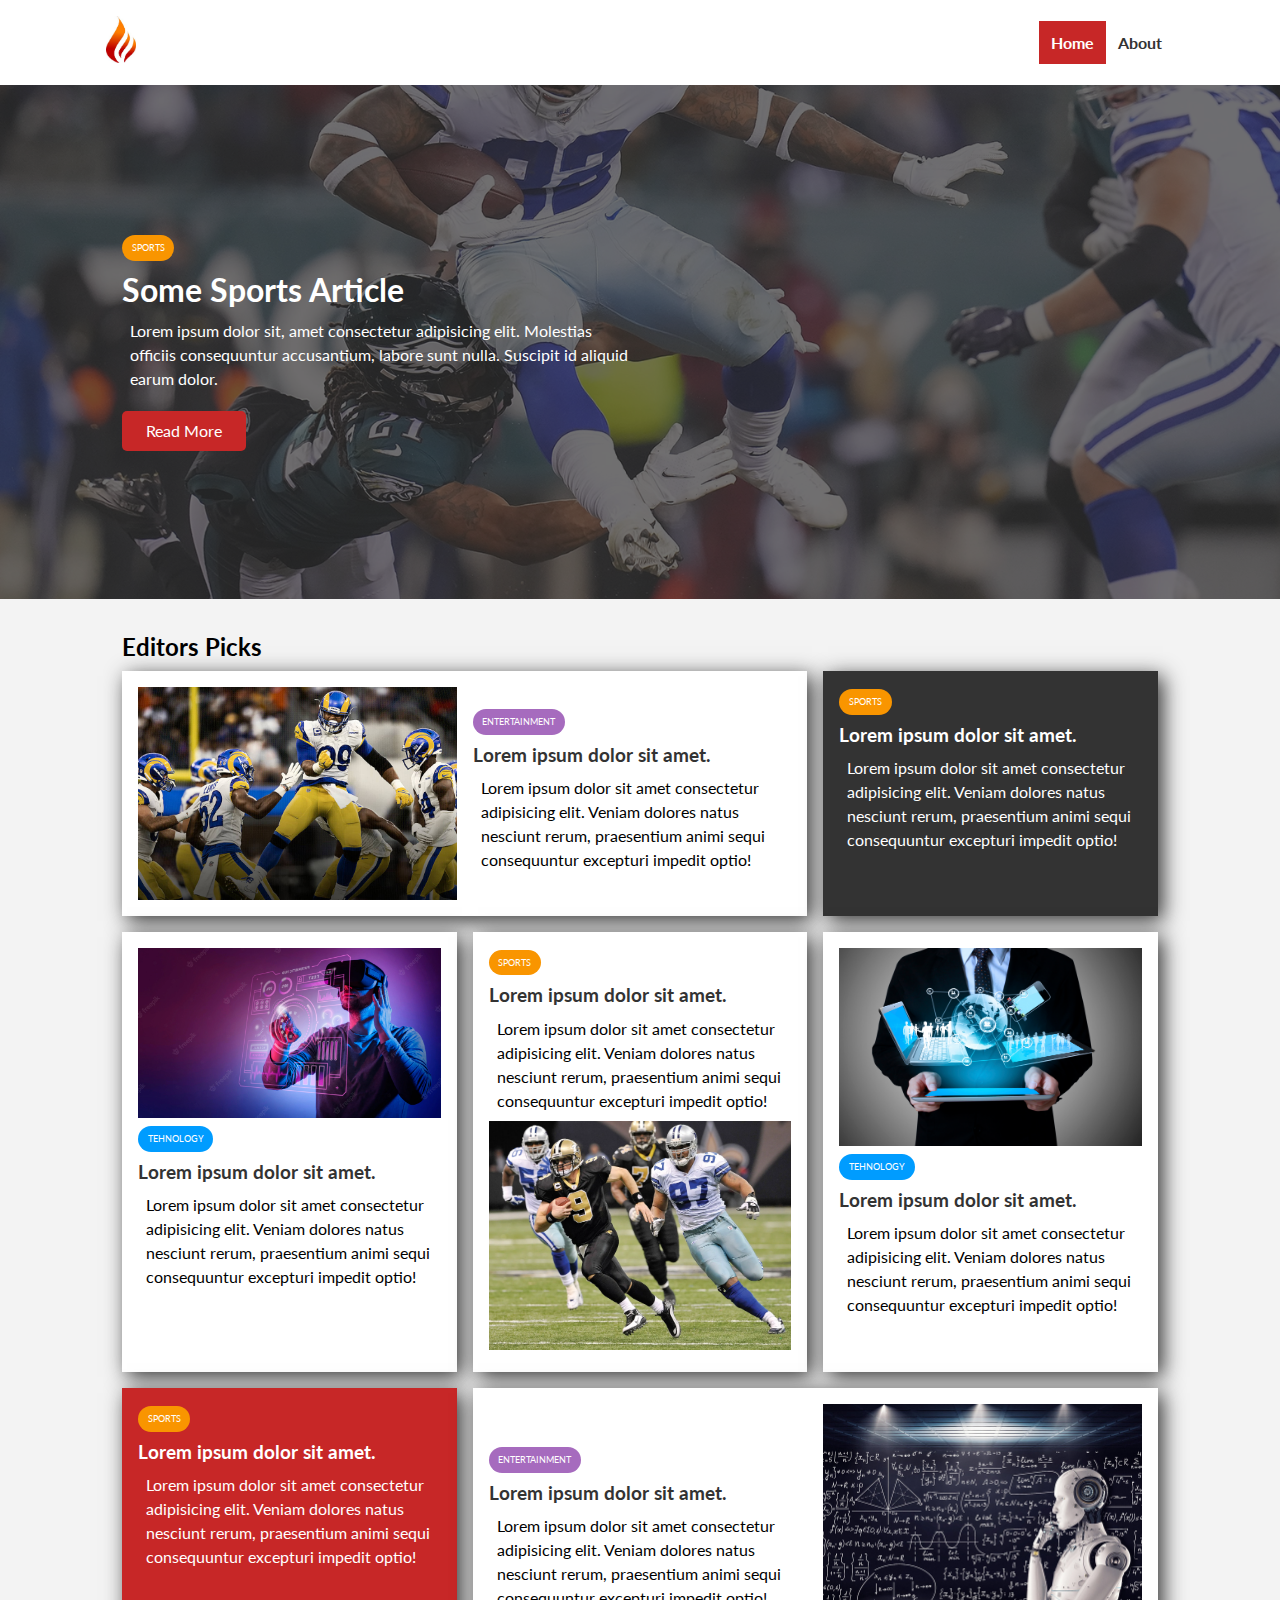
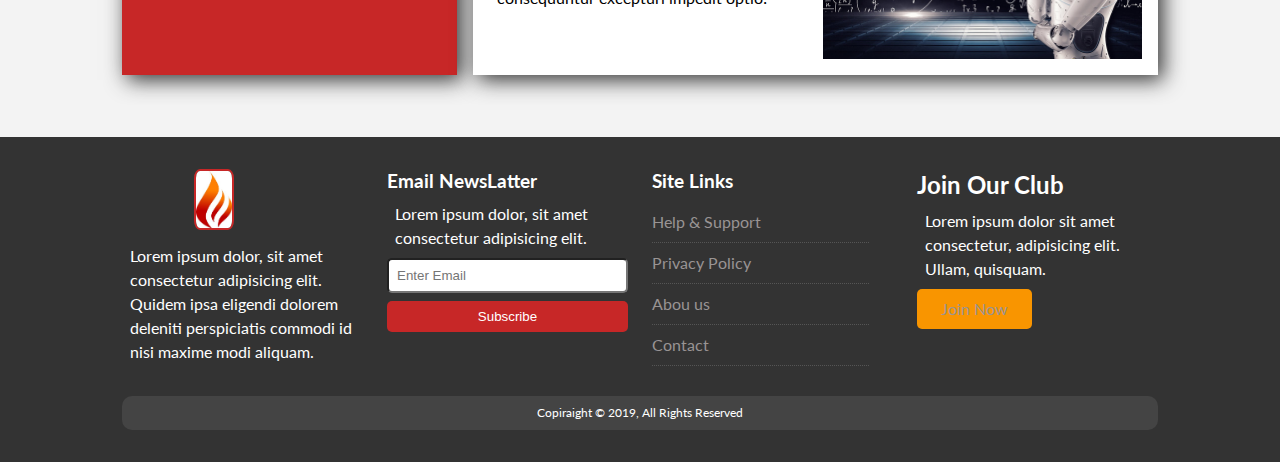
<file: index.html>
<!DOCTYPE html>
<html lang="en">
<head>
    <meta charset="UTF-8">
    <meta http-equiv="X-UA-Compatible" content="IE=edge">
    <meta name="viewport" content="width=device-width, initial-scale=1.0">
    <link rel="stylesheet" href="https://cdnjs.cloudflare.com/ajax/libs/font-awesome/6.2.1/css/all.min.css" integrity="sha512-MV7K8+y+gLIBoVD59lQIYicR65iaqukzvf/nwasF0nqhPay5w/9lJmVM2hMDcnK1OnMGCdVK+iQrJ7lzPJQd1w==" crossorigin="anonymous" referrerpolicy="no-referrer" />
    <link rel="stylesheet" href="/CSS/main.css">
    <link rel="stylesheet" media="screen and (max-width: 768px)" href="/CSS/mobile.css">
    <title>NEWS GRID</title>
</head>
<body>
    <nav id="main-nav">
        <div class="container">
            <a href="article.html"><img src="/img/logo-grid.jpg" alt="NewsGrid" class="logo"></a>
            <div class="social">
                <a href="http://facebook.com" target="_blank"><i class="fab fa-facebook fa-2x"></i></a>
                <a href="http://youtube.com" target="_blank"><i class="fab fa-youtube fa-2x"></i></a>
                <a href="http://instagram.com" target="_blank"><i class="fab fa-instagram fa-2x"></i></a>
                <a href="http://twitter.com" target="_blank"><i class="fab fa-twitter fa-2x"></i></a>
            </div>
            <ul>
                <li><a class="current" href="index.html">Home</a></li>
                <li><a href="about.html">About</a></li>
            </ul>
        </div>
    </nav>

    <!-- Showcase -->
    <header id="showcase">
        <div class="container">
            <div class="showcase-container">
                <div class="showcase-content">
                    <div class="category category-sports">
                        Sports
                    </div>
                    <h1>Some Sports Article</h1>
                    <p>
                        Lorem ipsum dolor sit, amet consectetur adipisicing elit. 
                        Molestias officiis consequuntur accusantium, labore sunt nulla. 
                        Suscipit id aliquid earum dolor.
                    </p>
                    <a href="article.html" class="btn btn-primary">Read More</a>
                </div>
            </div>
        </div>
    </header>

    <!-- Grid Articles -->
    <section id="home-articles" class="py-2">
       <div class="container">
         <h2>Editors Picks</h2>
         <div class="articles-container">
            <article class="card">
                <img src="/img/homeArticle.jpg" alt="">
                <div>
                    <div class="category category-ent">Entertainment</div>
                    <h3>
                        <a href="article.html">Lorem ipsum dolor sit amet.</a>
                    </h3>
                    <p>Lorem ipsum dolor sit amet consectetur adipisicing elit. 
                        Veniam dolores natus nesciunt rerum, praesentium animi sequi 
                        consequuntur excepturi impedit optio!
                    </p>
                </div>
            </article>

            <article class="card bg-dark">
                    <div class="category category-sports">Sports</div>
                    <h3>
                        <a href="article.html">Lorem ipsum dolor sit amet.</a>
                    </h3>
                    <p>Lorem ipsum dolor sit amet consectetur adipisicing elit. 
                        Veniam dolores natus nesciunt rerum, praesentium animi sequi 
                        consequuntur excepturi impedit optio!
                    </p>
            </article>

            <article class="card">
                <img src="/img/techIMG.webp" alt="">
                <div class="category category-tech">Tehnology</div>
                <h3>
                    <a href="article.html">Lorem ipsum dolor sit amet.</a>
                </h3>
                <p>Lorem ipsum dolor sit amet consectetur adipisicing elit. 
                    Veniam dolores natus nesciunt rerum, praesentium animi sequi 
                    consequuntur excepturi impedit optio!
                </p>
            </article>

            <article class="card">
                <div class="category category-sports">Sports</div>
                  <h3>
                     <a href="article.html">Lorem ipsum dolor sit amet.</a>
                  </h3>
                  <p>Lorem ipsum dolor sit amet consectetur adipisicing elit. 
                Veniam dolores natus nesciunt rerum, praesentium animi sequi 
                consequuntur excepturi impedit optio!
                  </p>
                <img src="/img/articleN.webp" alt="">
            </article> 

            <article class="card">
                <img src="/img/teh_2.jpg" alt="">
                   <div class="category category-tech">Tehnology</div>
                     <h3>
                    <a href="article.html">Lorem ipsum dolor sit amet.</a>
                    </h3>
                <p>Lorem ipsum dolor sit amet consectetur adipisicing elit. 
                    Veniam dolores natus nesciunt rerum, praesentium animi sequi 
                    consequuntur excepturi impedit optio!
                </p>
            </article>

            <article class="card bg-primary">
                <div class="category category-sports">Sports</div>
                <h3>
                    <a href="article.html">Lorem ipsum dolor sit amet.</a>
                </h3>
                <p>Lorem ipsum dolor sit amet consectetur adipisicing elit. 
                    Veniam dolores natus nesciunt rerum, praesentium animi sequi 
                    consequuntur excepturi impedit optio!
                </p>
            </article>
            
            <article class="card">
                <div>
                    <div class="category category-ent">Entertainment</div>
                    <h3>
                        <a href="article.html">Lorem ipsum dolor sit amet.</a>
                    </h3>
                    <p>Lorem ipsum dolor sit amet consectetur adipisicing elit. 
                        Veniam dolores natus nesciunt rerum, praesentium animi sequi 
                        consequuntur excepturi impedit optio!
                    </p>
                </div>
                <img src="/img/lastPics.jpg" alt="">
            </article>
         </div>
      </div>
    </section>

    <!-- Grid Footer -->
    <footer class="main-footer py-2">
          <div class="container footer-container">
             <div>
                <img src="/img/logo-grid.jpg" alt="NewsGrid">
                <p>
                    Lorem ipsum dolor, sit amet consectetur adipisicing elit.
                     Quidem ipsa eligendi dolorem deleniti perspiciatis commodi id nisi maxime modi aliquam.
                </p>
             </div>
             <div>
                <h3>Email NewsLatter</h3>
                <p>
                    Lorem ipsum dolor, sit amet consectetur adipisicing elit.
                </p>
                <form action="">
                    <input type="email" placeholder="Enter Email">
                    <input type="submit" value="Subscribe" class="btn btn-primary">
                </form>
             </div>
             <div>
                <h3>Site Links</h3>
                <ul class="list">
                    <li><a href="#">Help & Support</a></li>
                    <li><a href="#">Privacy Policy</a></li>
                    <li><a href="#">Abou us</a></li>
                    <li><a href="#">Contact</a></li>
                </ul>
             </div>
             <div>
                <h2>Join Our Club</h2>
                <p>
                    Lorem ipsum dolor sit amet consectetur, adipisicing elit. Ullam, quisquam.
                </p>
                <a href="#" class="btn btn-secondary">Join Now</a>
             </div>
             <div>
                Copiraight &copy; 2019, All Rights Reserved
          </div>
    </footer>
</body>
</html>
</file>
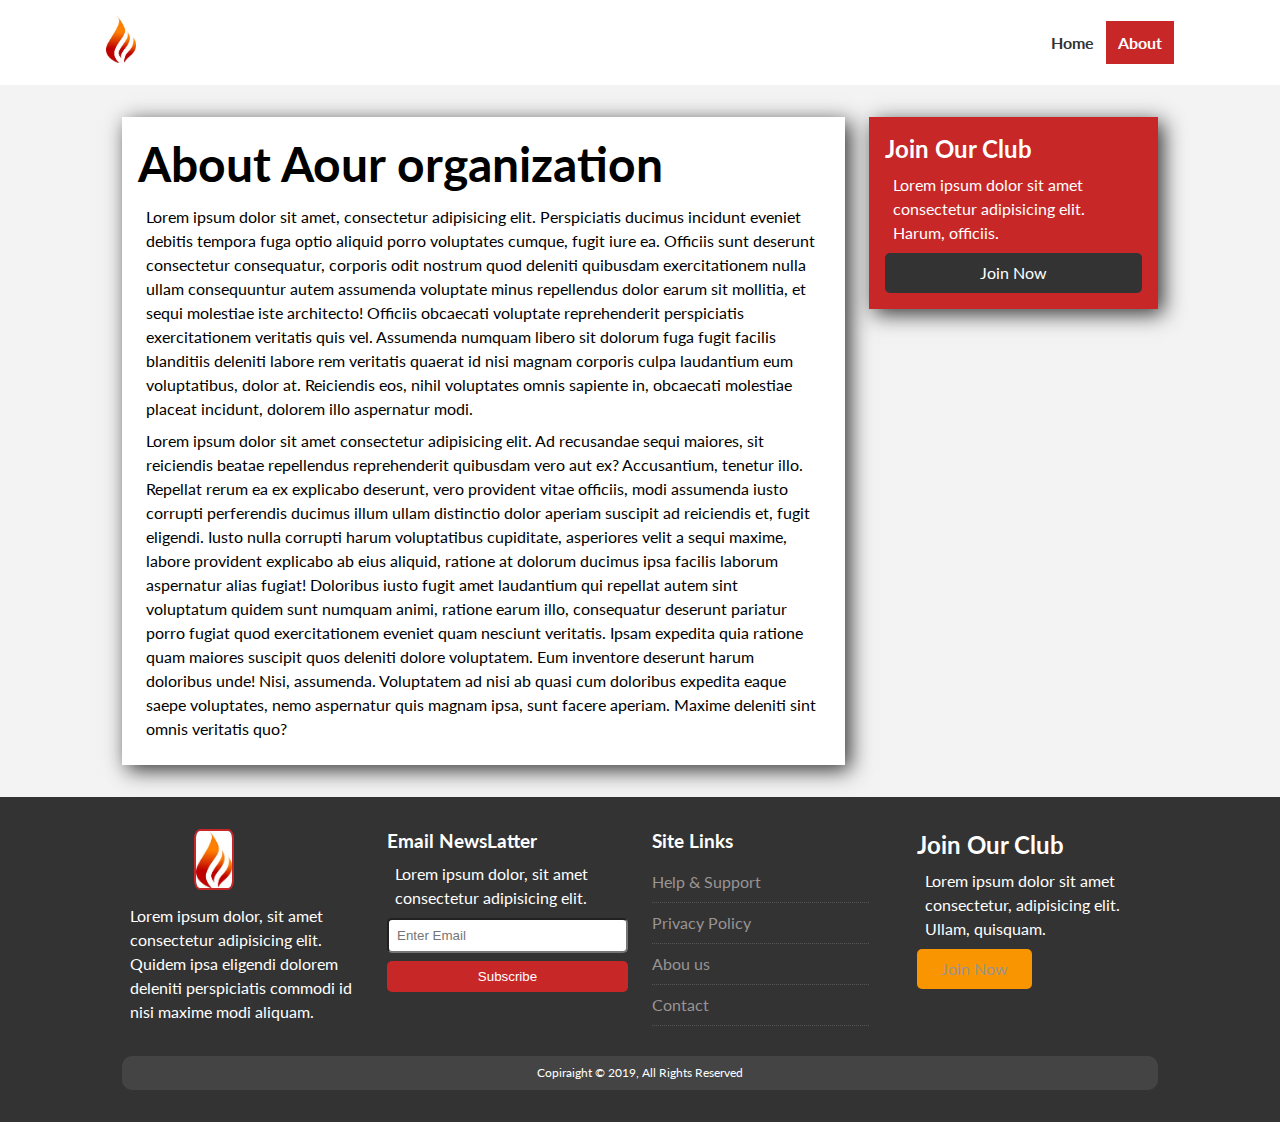
<file: about.html>
<!DOCTYPE html>
<html lang="en">
<head>
    <meta charset="UTF-8">
    <meta http-equiv="X-UA-Compatible" content="IE=edge">
    <meta name="viewport" content="width=device-width, initial-scale=1.0">
    <link rel="stylesheet" href="https://cdnjs.cloudflare.com/ajax/libs/font-awesome/6.2.1/css/all.min.css" integrity="sha512-MV7K8+y+gLIBoVD59lQIYicR65iaqukzvf/nwasF0nqhPay5w/9lJmVM2hMDcnK1OnMGCdVK+iQrJ7lzPJQd1w==" crossorigin="anonymous" referrerpolicy="no-referrer" />
    <link rel="stylesheet" href="/CSS/main.css">
    <link rel="stylesheet" media="screen and (max-width: 768px)" href="/CSS/mobile.css">
    <title>NEWS GRID</title>
</head>
<body>
    <nav id="main-nav">
        <div class="container">
            <a href="index.html"><img src="/img/logo-grid.jpg" alt="NewsGrid" class="logo"></a>
            <div class="social">
                <a href="http://facebook.com" target="_blank"><i class="fab fa-facebook fa-2x"></i></a>
                <a href="http://facebook.com" target="_blank"><i class="fab fa-youtube fa-2x"></i></a>
                <a href="http://facebook.com" target="_blank"><i class="fab fa-instagram fa-2x"></i></a>
                <a href="http://facebook.com" target="_blank"><i class="fab fa-twitter fa-2x"></i></a>
            </div>
            <ul>
                <li><a href="index.html">Home</a></li>
                <li><a class="current" href="about.html">About</a></li>
            </ul>
        </div>
    </nav>
   
    <!-- Section -->

    <section id="about">
        <div class="container">
            <div class="page-container">
                <article class="card">
                    <h1 class="l-heading">About Aour organization</h1>
                    <p>
                        Lorem ipsum dolor sit amet, consectetur adipisicing elit. 
                        Perspiciatis ducimus incidunt eveniet debitis tempora fuga optio aliquid porro 
                        voluptates cumque, fugit iure ea. Officiis sunt deserunt consectetur consequatur, 
                        corporis odit nostrum quod deleniti quibusdam exercitationem nulla ullam consequuntur 
                        autem assumenda voluptate minus repellendus dolor earum sit mollitia, et sequi
                         molestiae iste architecto! Officiis obcaecati voluptate reprehenderit perspiciatis
                          exercitationem veritatis quis vel. Assumenda numquam libero sit dolorum fuga fugit
                           facilis blanditiis deleniti labore rem veritatis quaerat id nisi magnam corporis 
                        culpa laudantium eum voluptatibus, dolor at. Reiciendis eos, nihil voluptates omnis 
                        sapiente in, obcaecati molestiae placeat incidunt, dolorem illo aspernatur modi.
                    </p>
                    <p>
                        Lorem ipsum dolor sit amet consectetur adipisicing elit. Ad recusandae sequi maiores,
                         sit reiciendis beatae repellendus reprehenderit quibusdam vero aut ex? Accusantium, 
                         tenetur illo. Repellat rerum ea ex explicabo deserunt, vero provident vitae officiis,
                          modi assumenda iusto corrupti perferendis ducimus illum ullam distinctio dolor
                           aperiam suscipit ad reiciendis et, fugit eligendi. Iusto nulla corrupti harum 
                           voluptatibus cupiditate, asperiores velit a sequi maxime, labore provident 
                           explicabo ab eius aliquid, ratione at dolorum ducimus ipsa facilis laborum 
                           aspernatur alias fugiat! Doloribus iusto fugit amet laudantium qui repellat autem 
                           sint voluptatum quidem sunt numquam animi, ratione earum illo, consequatur deserunt
                            pariatur porro fugiat quod exercitationem eveniet quam nesciunt veritatis. 
                            Ipsam expedita quia ratione quam maiores suscipit quos deleniti dolore voluptatem. Eum inventore deserunt harum doloribus unde! Nisi, assumenda. Voluptatem ad nisi ab quasi cum doloribus expedita eaque saepe voluptates, nemo aspernatur quis magnam ipsa, sunt facere aperiam. Maxime deleniti sint omnis veritatis quo?
                    </p>
                </article>
                    <aside class="card bg-primary">
                        <h2>Join Our Club</h2>
                        <p>
                            Lorem ipsum dolor sit amet consectetur adipisicing elit. Harum, officiis.
                        </p>
                        <a href="" class="btn btn-dark btn-block">Join Now</a>
                    </aside>
                
            </div>
        </div>
    </section>
   

    <!-- Grid Footer -->
    <footer class="main-footer py-2">
          <div class="container footer-container">
             <div>
                <a href="index.html"><img src="/img/logo-grid.jpg" alt="NewsGrid"></a>
                <p>
                    Lorem ipsum dolor, sit amet consectetur adipisicing elit.
                     Quidem ipsa eligendi dolorem deleniti perspiciatis commodi id nisi maxime modi aliquam.
                </p>
             </div>
             <div>
                <h3>Email NewsLatter</h3>
                <p>
                    Lorem ipsum dolor, sit amet consectetur adipisicing elit.
                </p>
                <form action="">
                    <input type="email" placeholder="Enter Email">
                    <input type="submit" value="Subscribe" class="btn btn-primary">
                </form>
             </div>
             <div>
                <h3>Site Links</h3>
                <ul class="list">
                    <li><a href="#">Help & Support</a></li>
                    <li><a href="#">Privacy Policy</a></li>
                    <li><a href="#">Abou us</a></li>
                    <li><a href="#">Contact</a></li>
                </ul>
             </div>
             <div>
                <h2>Join Our Club</h2>
                <p>
                    Lorem ipsum dolor sit amet consectetur, adipisicing elit. Ullam, quisquam.
                </p>
                <a href="#" class="btn btn-secondary">Join Now</a>
             </div>
             <div>
                Copiraight &copy; 2019, All Rights Reserved
          </div>
    </footer>
</body>
</html>
</file>
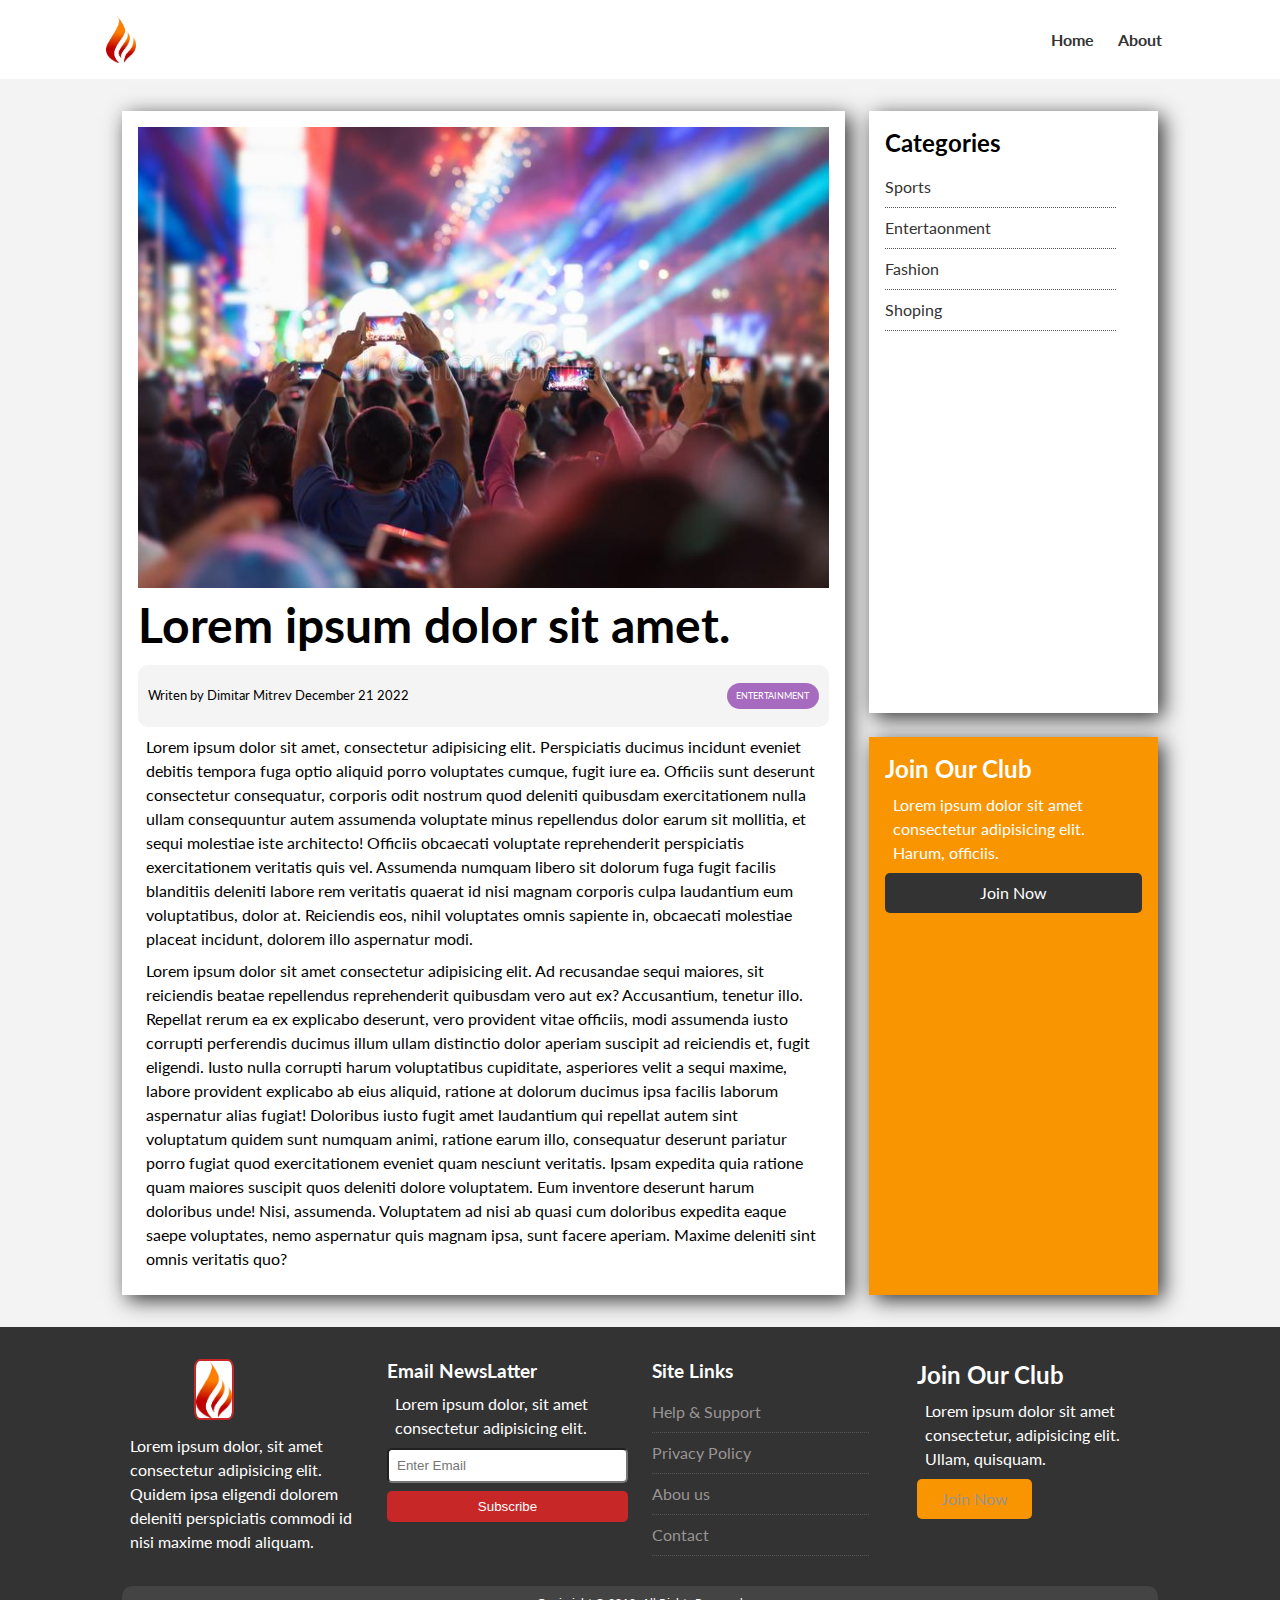
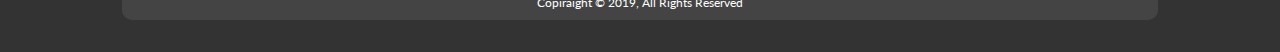
<file: article.html>
<!DOCTYPE html>
<html lang="en">
<head>
    <meta charset="UTF-8">
    <meta http-equiv="X-UA-Compatible" content="IE=edge">
    <meta name="viewport" content="width=device-width, initial-scale=1.0">
    <link rel="stylesheet" href="https://cdnjs.cloudflare.com/ajax/libs/font-awesome/6.2.1/css/all.min.css" integrity="sha512-MV7K8+y+gLIBoVD59lQIYicR65iaqukzvf/nwasF0nqhPay5w/9lJmVM2hMDcnK1OnMGCdVK+iQrJ7lzPJQd1w==" crossorigin="anonymous" referrerpolicy="no-referrer" />
    <link rel="stylesheet" href="/CSS/main.css">
    <link rel="stylesheet" media="screen and (max-width: 768px)" href="/CSS/mobile.css">
    <title>Latest News</title>
</head>
<body>
    <nav id="main-nav">
        <div class="container">
            <img src="/img/logo-grid.jpg" alt="NewsGrid" class="logo">
            <div class="social">
                <a href="http://facebook.com" target="_blank"><i class="fab fa-facebook fa-2x"></i></a>
                <a href="http://facebook.com" target="_blank"><i class="fab fa-youtube fa-2x"></i></a>
                <a href="http://facebook.com" target="_blank"><i class="fab fa-instagram fa-2x"></i></a>
                <a href="http://facebook.com" target="_blank"><i class="fab fa-twitter fa-2x"></i></a>
            </div>
            <ul>
                <li><a href="index.html">Home</a></li>
                <li><a href="about.html">About</a></li>
            </ul>
        </div>
    </nav>
   
    <!-- Section -->

    <section id="about">
        <div class="container">
            <div class="page-container">
                <article id="article" class="card">
                    <img src="/img/entertainment.jpg" alt="">
                    <h1 class="l-heading">Lorem ipsum dolor sit amet.</h1>
                    <div class="meta">
                        <small>
                            <i class="fas fa-user"></i> Writen by Dimitar Mitrev December 21 2022
                        </small>
                        <div class="category category-ent">Entertainment</div>
                    </div>
                    <p>
                        Lorem ipsum dolor sit amet, consectetur adipisicing elit. 
                        Perspiciatis ducimus incidunt eveniet debitis tempora fuga optio aliquid porro 
                        voluptates cumque, fugit iure ea. Officiis sunt deserunt consectetur consequatur, 
                        corporis odit nostrum quod deleniti quibusdam exercitationem nulla ullam consequuntur 
                        autem assumenda voluptate minus repellendus dolor earum sit mollitia, et sequi
                         molestiae iste architecto! Officiis obcaecati voluptate reprehenderit perspiciatis
                          exercitationem veritatis quis vel. Assumenda numquam libero sit dolorum fuga fugit
                           facilis blanditiis deleniti labore rem veritatis quaerat id nisi magnam corporis 
                        culpa laudantium eum voluptatibus, dolor at. Reiciendis eos, nihil voluptates omnis 
                        sapiente in, obcaecati molestiae placeat incidunt, dolorem illo aspernatur modi.
                    </p>
                    <p>
                        Lorem ipsum dolor sit amet consectetur adipisicing elit. Ad recusandae sequi maiores,
                         sit reiciendis beatae repellendus reprehenderit quibusdam vero aut ex? Accusantium, 
                         tenetur illo. Repellat rerum ea ex explicabo deserunt, vero provident vitae officiis,
                          modi assumenda iusto corrupti perferendis ducimus illum ullam distinctio dolor
                           aperiam suscipit ad reiciendis et, fugit eligendi. Iusto nulla corrupti harum 
                           voluptatibus cupiditate, asperiores velit a sequi maxime, labore provident 
                           explicabo ab eius aliquid, ratione at dolorum ducimus ipsa facilis laborum 
                           aspernatur alias fugiat! Doloribus iusto fugit amet laudantium qui repellat autem 
                           sint voluptatum quidem sunt numquam animi, ratione earum illo, consequatur deserunt
                            pariatur porro fugiat quod exercitationem eveniet quam nesciunt veritatis. 
                            Ipsam expedita quia ratione quam maiores suscipit quos deleniti dolore voluptatem. Eum inventore deserunt harum doloribus unde! Nisi, assumenda. Voluptatem ad nisi ab quasi cum doloribus expedita eaque saepe voluptates, nemo aspernatur quis magnam ipsa, sunt facere aperiam. Maxime deleniti sint omnis veritatis quo?
                    </p>
                </article>
                    <aside id="category" class="card">
                        <h2>Categories</h2>
                        <ul class="list">
                            <li><a href="#"><i class="fas fa-chevron-right"></i> Sports</a></li>
                            <li><a href="#"><i class="fas fa-chevron-right"></i> Entertaonment</a></li>
                            <li><a href="#"><i class="fas fa-chevron-right"></i> Fashion </a></li>
                            <li><a href="#"><i class="fas fa-chevron-right"></i> Shoping</a></li>
                        </ul>
                    </aside>
                    <aside class="card bg-secondary">
                        <h2>Join Our Club</h2>
                        <p>
                            Lorem ipsum dolor sit amet consectetur adipisicing elit. Harum, officiis.
                        </p>
                        <a href="" class="btn btn-dark btn-block">Join Now</a>
                    </aside>
                
            </div>
        </div>
    </section>
   

    <!-- Grid Footer -->
    <footer class="main-footer py-2">
          <div class="container footer-container">
             <div>
                <img src="/img/logo-grid.jpg" alt="NewsGrid">
                <p>
                    Lorem ipsum dolor, sit amet consectetur adipisicing elit.
                     Quidem ipsa eligendi dolorem deleniti perspiciatis commodi id nisi maxime modi aliquam.
                </p>
             </div>
             <div>
                <h3>Email NewsLatter</h3>
                <p>
                    Lorem ipsum dolor, sit amet consectetur adipisicing elit.
                </p>
                <form action="">
                    <input type="email" placeholder="Enter Email">
                    <input type="submit" value="Subscribe" class="btn btn-primary">
                </form>
             </div>
             <div>
                <h3>Site Links</h3>
                <ul class="list">
                    <li><a href="#">Help & Support</a></li>
                    <li><a href="#">Privacy Policy</a></li>
                    <li><a href="#">Abou us</a></li>
                    <li><a href="#">Contact</a></li>
                </ul>
             </div>
             <div>
                <h2>Join Our Club</h2>
                <p>
                    Lorem ipsum dolor sit amet consectetur, adipisicing elit. Ullam, quisquam.
                </p>
                <a href="#" class="btn btn-secondary">Join Now</a>
             </div>
             <div>
                Copiraight &copy; 2019, All Rights Reserved
          </div>
    </footer>
</body>
</html>
</file>
<file: CSS/main.css>
@import url('https://fonts.googleapis.com/css2?family=Lato&family=Staatliches&display=swap');

:root {
    --primary-color: #c72727;
    --secondary-color: #f99500;
    --light-color: #f3f3f3;
    --dark-color: #333;
    --max-width: 1100px;
}

.category {
    --sports-color: #f99500;
    --ent-color: #a66bbe;
    --tech-color: #009cff;
}


* {
    box-sizing: border-box;
    margin: 0;
    padding: 0;
}

body {
    font-family: 'Lato', sans-serif;
    line-height: 1.5;
    background:  var(--light-color);
}

a {
    color: #333;
    text-decoration: none;
}

ul {
    list-style: none;
}

p {
  margin: .5rem;
}

img {
    width: 100%;
}

h1, h2, h3, h4, h5, h6 {
    font-family: 'Staatliches' cursive;
    margin-bottom: .55rem;
    line-height: 1.3;
}


/* Utilities */

.container {
    max-width: var(--max-width);
    margin: auto;
    padding: 0 2rem;
    overflow: hidden;
}

.category {
    display: inline-block;
    color: #fff;
    font-size: 0.55rem;
    text-transform: uppercase;
    padding: 0.4rem 0.6rem;
    border-radius: 15px;
    margin-bottom: 0.5rem;
}

.category-sports { background: var(--sports-color);}
.category-ent {background: var(--ent-color);}
.category-tech {background: var(--tech-color);}

.btn {
    display: inline-block;
    border: none;
    background: var(--dark-color);
    color: #fff;
    padding: 0.5rem 1.5rem;
    border-radius: 5px;
}

.btn-light {background: var(--light-color);}
.btn-primary {background: var(--primary-color);}
.btn-secondary {background: var(--secondary-color);}

.btn:hover {
    opacity: 0.7;
}

.btn-block {
    display: block;
    width: 100%;
    text-align: center;
}


.card {
    background: #fff;
    padding: 1rem;
}

.bg-dark {
    background: var(--dark-color);
    color: #fff;
}

.bg-primary {
    background: var(--primary-color);
    color: #fff;
}

.bg-secondary {
    background: var(--secondary-color);
    color: #fff;
}

.py-1 {padding: 1.5rem 0;}
.py-2 {padding: 2rem 0;}
.py-3 {padding: 3rem 0;}
.p-1 {padding: 1.5rem;}
.p-2 {padding: 2rem;}
.p-3 {padding: 3rem;}

.bg-dark h1,
.bg-dark h2,
.bg-dark h3,
.bg-dark a,
.bg-primary h1, 
.bg-primary h2, 
.bg-primary h3, 
.bg-primary a,
.bg-secondary h1
.bg-secondary h2
.bg-secondary h3
.bg-secondary a {
    color: #fff;
}

.l-heading {
    font-size: 3rem;
}

.list li {
    padding: .5rem 0;
    border-bottom: #555 dotted 1px;
    width: 90%;
}

.list li a:hover {
    color: var(--primary-color);
}

/* Mavigation */

#main-nav {
    background: #fff;
    position: sticky;
    top: 0;
    z-index: 2;
}

#main-nav .container {
    display: grid;
    grid-template-columns: 6fr 3fr 2fr;
    padding: 1rem;
    align-items: center;
}

#main-nav .logo {
    width: 30px;
    transition: all 0.5s ease-in-out;
}

#main-nav .logo:hover {scale: 1.2;}


#main-nav ul {
    display: flex;
    justify-self: end;
}

#main-nav ul li a {
    padding: 0.75rem;
    font-weight: bold;
}

#main-nav ul li a.current {
    background: var(--primary-color);
    color: #fff;
}

#main-nav ul li a:hover {
    background: var(--light-color);
    color: var(--dark-color);
}

#main-nav .social {
    justify-self: center;
    
}

#main-nav .social i {transition: all 0.5s ease-in-out;}


#main-nav .social i:hover {
    scale: 1.3;
}

#main-nav .social i {
    color: #777;
    margin-right: .5rem;
}

/* Showcase */

#showcase {
    color: #fff;
    background: #333;
    padding: 2rem;
    position: relative;
}

#showcase::before {
    content: '';
    background: url(/img/showcaseImg.jpg)no-repeat center center/cover;
    position: absolute;
    top: 0px;
    left: 0px;
    width: 100%;
    height: 100%;
    opacity: 0.3;
}

#showcase .showcase-container {
    display: grid;
    grid-template-columns: repeat(2, 1fr);
    justify-content: center;
    align-items: center;
    height: 50vh;
}

#showcase .showcase-content {
    z-index: 1;
}

#showcase .showcase-content p {
    margin-bottom: 20px;
}

/* Grid Articles */

#home-articles .articles-container {
    display: grid;
    grid-template-columns: repeat(3, 1fr);
    gap: 1rem;
}

#home-articles .articles-container >*:first-child {
    display: grid;
    grid-template-columns: repeat(2, 1fr);
    gap: 1rem;
    align-items: center;
    grid-column: 1/ span 2;
}

#home-articles .articles-container >*:last-child {
    display: grid;
    grid-template-columns: repeat(2, 1fr);
    gap: 1rem;
    align-items: center;
    grid-column: 2/ span 2;
}

 .card {
    box-shadow: 5px 5px 20px #333;
}

.articles-container {
    margin-bottom: 30px;
}

/* about page */

.page-container {
    display: grid;
    grid-template-columns: 5fr 2fr;
    margin: 2rem 0;
    gap: 1.5rem;
}

.page-container >*:first-child {
     grid-row: 1 / 3;
}

#article .meta {
    display: flex;
    align-items: center;
    justify-content: space-between;
    padding: 10px;
    background: #f4f4f4;
    border-radius: 10px;
}

#article .meta .category {
    margin-top: 0.5rem;
}

/* Footer */

.main-footer {
    background: var(--dark-color);
    color: #fff;
}


.main-footer img {
    width: 40px;
    border-radius: 15%;
    position: relative;
    top: 0;
    left: 30%;
    border: 2px var(--primary-color) solid;

}

.main-footer img:hover {
    scale: 1.02;
    box-shadow: 5px 5px 5px rgb(116, 107, 107);
}

.main-footer a {
    color: rgb(153, 148, 148);
}

.main-footer .footer-container {
    display: grid;
    grid-template-columns: repeat(4, 1fr);
    gap: 1.5rem;
}

.main-footer .footer-container >*:last-child {
    background-color: #444;
    grid-column: 1/5;
    text-align: center;
    color: #fff;
    border-radius: 10px;
    padding: .5rem;
    font-size: 0.75rem;
}

.main-footer .footer-container input[type='email'] {
    width: 100%;
    padding: 0.5rem;
    margin-bottom: 0.5rem;
    border-radius: 5px;
}

.main-footer .footer-container input[type='submit'] {
    width: 100%;
}
</file>
<file: CSS/mobile.css>
/* Navigation */
#main-nav .social {
    /* display: none; */
}

#main-nav .container {
    grid-template-columns: 1fr;
    grid-gap: 1.5rem;
    
}

#main-nav ul,
#main-nav a {
    justify-self: center;
}

#main-nav ul li a {
    padding: 0.4rem 2rem;
    border-radius: 5px;
}

#home-articles .articles-container {
    grid-template-columns: repeat(2, 1fr);
}

#home-articles .articles-container >*:first-child,
#home-articles .articles-container >*:last-child {
    grid-template-columns: 1fr;
    grid-column: 1;
}    

.main-footer .container {
    grid-template-columns: repeat(1, 2fr);
    
}


@media(max-width:600px){
    /* Stack Grid Items */
    #showcase .showcase-container,
    #home-articles .articles-container {
        grid-template-columns: 1fr;
        text-align: center;
    }

    #main-footer .footer-container {
        grid-template-columns: 1fr;
        text-align: center;
    }

    .main-footer .footer-container >*:last-child {
       grid-column: 1;
    }

    .main-footer img  {
        position: relative;
        top: 0;
        left: 42%;
        justify-self: center;
    }

    #showcase .btn {
        display: block;
        text-align: center;
        width: 100%;
    }

    .main-footer .btn {
        display: inline-block;
        width: 100%;
        text-align: center;
        color: #fff;
    }

    .main-footer .footer-container > * {
        border-bottom: rgb(0, 0, 0) solid 3px;
        padding-bottom: 1rem;
    }

    .page-container {
        grid-template-columns: 1fr;
        text-align: center;
    }

    .page-container >*:first-child {
        grid-row: 1;
   }

}
</file>
